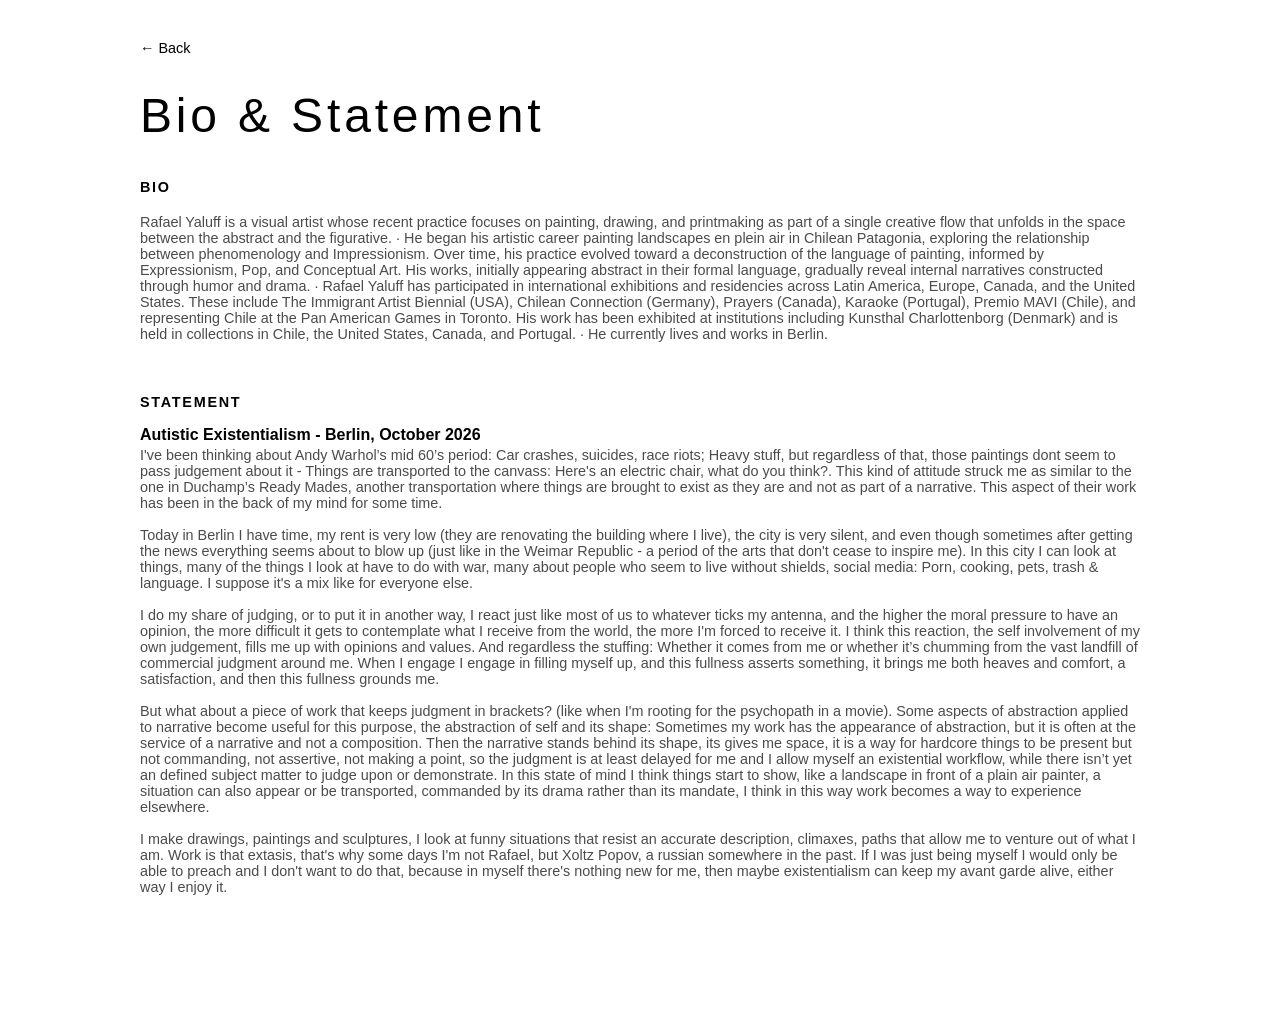
<file: bio-and-statement.html>
<!DOCTYPE html>
<html lang="en">
  <head>
    <meta charset="UTF-8" />
    <meta name="viewport" content="width=device-width, initial-scale=1.0" />
    <title>Bio & Statement | Rafael Yaluff</title>
    <style>
      * {
        margin: 0;
        padding: 0;
        box-sizing: border-box;
        font-family: Arial, sans-serif;
      }

      body {
        background: #ffffff;
        color: #000000;
        padding: 40px 20px 80px;
      }

      .container {
        max-width: 1000px;
        margin: 0 auto;
      }

      .topbar {
        display: flex;
        align-items: center;
        justify-content: space-between;
        margin-bottom: 32px;
      }

      .back-link {
        color: #000000;
        text-decoration: none;
        font-size: 0.9rem;
      }

      h1 {
        font-size: clamp(2rem, 4vw, 3rem);
        font-weight: 400;
        letter-spacing: 0.08em;
        margin-bottom: 12px;
      }

      .birth-date {
        font-size: 1rem;
        line-height: 1.8;
        margin-bottom: 36px;
      }

      .section {
        margin-bottom: 40px;
      }

      .section h2 {
        font-size: 0.9rem;
        font-weight: 700;
        letter-spacing: 0.12em;
        text-transform: uppercase;
        margin-bottom: 16px;
      }

      .section p,
      .section li {
        font-size: 1rem;
        line-height: 1.8;
      }

      .section ul {
        padding-left: 1.25rem;
      }

      .exhibitions {
        display: grid;
        gap: 16px;
      }

      .exhibition {
        padding-bottom: 12px;
      }

      .exhibition strong {
        font-size: 1rem;
      }

      .exhibition span {
        display: block;
        color: #4b4b4b;
        font-size: 0.9rem;
        margin-top: 3px;
        white-space: pre-wrap;
      }

      a {
        color: #000000;
        text-decoration: none;
      }

      a:hover {
        opacity: 0.6;
      }
    </style>
  </head>
  <body>
    <div class="container">
      <div class="topbar">
        <a class="back-link" href="index.html">← Back</a>
      </div>
      <h1>Bio & Statement</h1>
      <p class="birth-date"></p>

      <div class="section">
        <h2>Bio</h2>
        <div class="exhibitions">
          <div class="exhibition">
            <strong></strong>
            <span>Rafael Yaluff is a visual artist whose recent practice focuses on painting, drawing, and printmaking as part of a single creative flow that unfolds in the space between the abstract and the figurative. · He began his artistic career painting landscapes en plein air in Chilean Patagonia, exploring the relationship between phenomenology and Impressionism. Over time, his practice evolved toward a deconstruction of the language of painting, informed by Expressionism, Pop, and Conceptual Art. His works, initially appearing abstract in their formal language, gradually reveal internal narratives constructed through humor and drama. · Rafael Yaluff has participated in international exhibitions and residencies across Latin America, Europe, Canada, and the United States. These include The Immigrant Artist Biennial (USA), Chilean Connection (Germany), Prayers (Canada), Karaoke (Portugal), Premio MAVI (Chile), and representing Chile at the Pan American Games in Toronto. His work has been exhibited at institutions including Kunsthal Charlottenborg (Denmark) and is held in collections in Chile, the United States, Canada, and Portugal. · He currently lives and works in Berlin.</span>
          </div>
        </div>
      </div>

      <div class="section">
        <h2>Statement</h2>
        <div class="exhibitions">
          <div class="exhibition">
            <strong>Autistic Existentialism - Berlin, October 2026</strong>
            <span>I've been thinking about Andy Warhol’s mid 60’s period: Car crashes, suicides, race riots; Heavy stuff, but regardless of that, those paintings dont seem to pass judgement about it - Things are transported to the canvass: Here's an electric chair, what do you think?. This kind of attitude struck me as similar to the one in Duchamp’s Ready Mades, another transportation where things are brought to exist as they are and not as part of a narrative. This aspect of their work has been in the back of my mind for some time.

Today in Berlin I have time, my rent is very low (they are renovating the building where I live), the city is very silent, and even though sometimes after getting the news everything seems about to blow up (just like in the Weimar Republic - a period of the arts that don't cease to inspire me). In this city I can look at things, many of the things I look at have to do with war, many about people who seem to live without shields, social media: Porn, cooking, pets, trash & language. I suppose it's a mix like for everyone else.

I do my share of judging, or to put it in another way, I react just like most of us to whatever ticks my antenna, and the higher the moral pressure to have an opinion, the more difficult it gets to contemplate what I receive from the world, the more I'm forced to receive it. I think this reaction, the self involvement of my own judgement, fills me up with opinions and values. And regardless the stuffing: Whether it comes from me or whether it’s chumming from the vast landfill of commercial judgment around me. When I engage I engage in filling myself up, and this fullness asserts something, it brings me both heaves and comfort, a satisfaction, and then this fullness grounds me.

But what about a piece of work that keeps judgment in brackets? (like when I'm rooting for the psychopath in a movie). Some aspects of abstraction applied to narrative become useful for this purpose, the abstraction of self and its shape: Sometimes my work has the appearance of abstraction, but it is often at the service of a narrative and not a composition. Then the narrative stands behind its shape, its gives me space, it is a way for hardcore things to be present but not commanding, not assertive, not making a point, so the judgment is at least delayed for me and I allow myself an existential workflow, while there isn’t yet an defined subject matter to judge upon or demonstrate. In this state of mind I think things start to show, like a landscape in front of a plain air painter, a situation can also appear or be transported, commanded by its drama rather than its mandate, I think in this way work becomes a way to experience elsewhere.

I make drawings, paintings and sculptures, I look at funny situations that resist an accurate description, climaxes, paths that allow me to venture out of what I am. Work is that extasis, that's why some days I'm not Rafael, but Xoltz Popov, a russian somewhere in the past. If I was just being myself I would only be able to preach and I don't want to do that, because in myself there's nothing new for me, then maybe existentialism can keep my avant garde alive, either way I enjoy it.</span>
          </div>
        </div>
      </div>
    </div>
  </body>
</html>
</file>
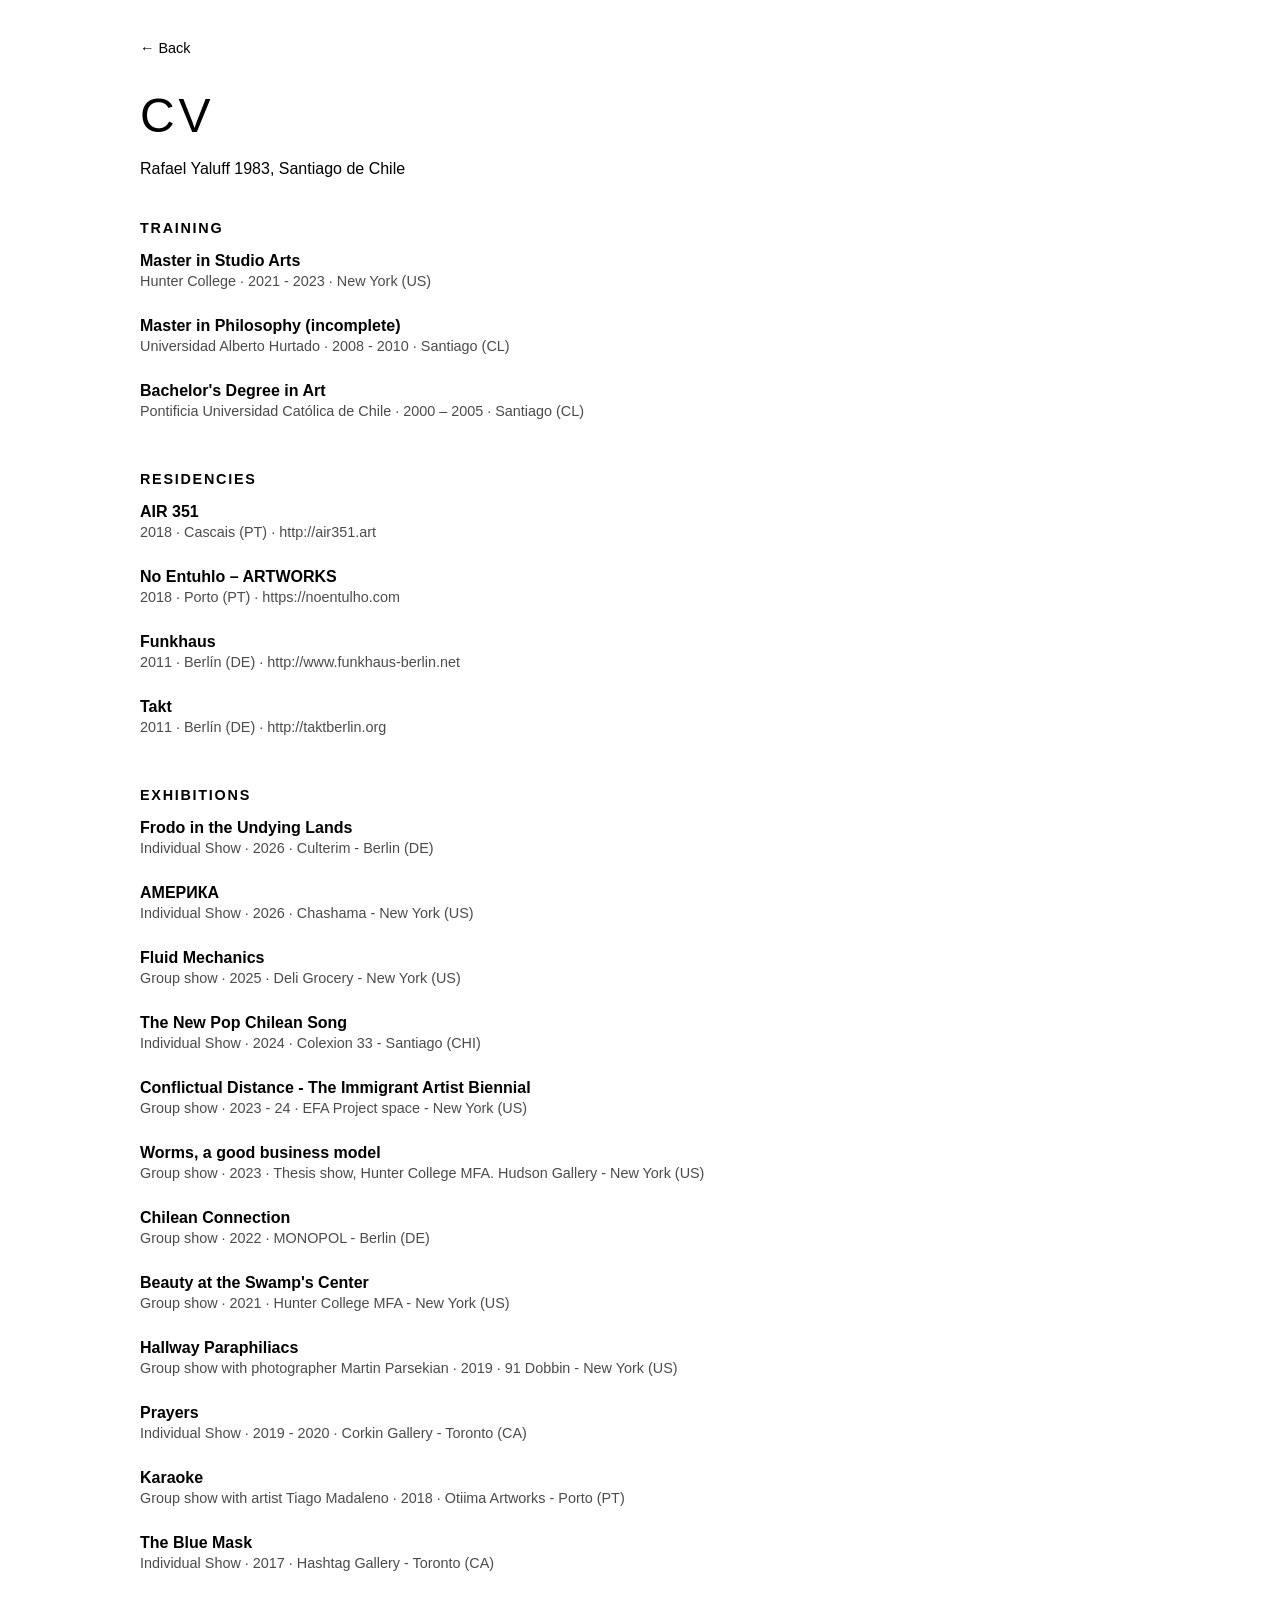
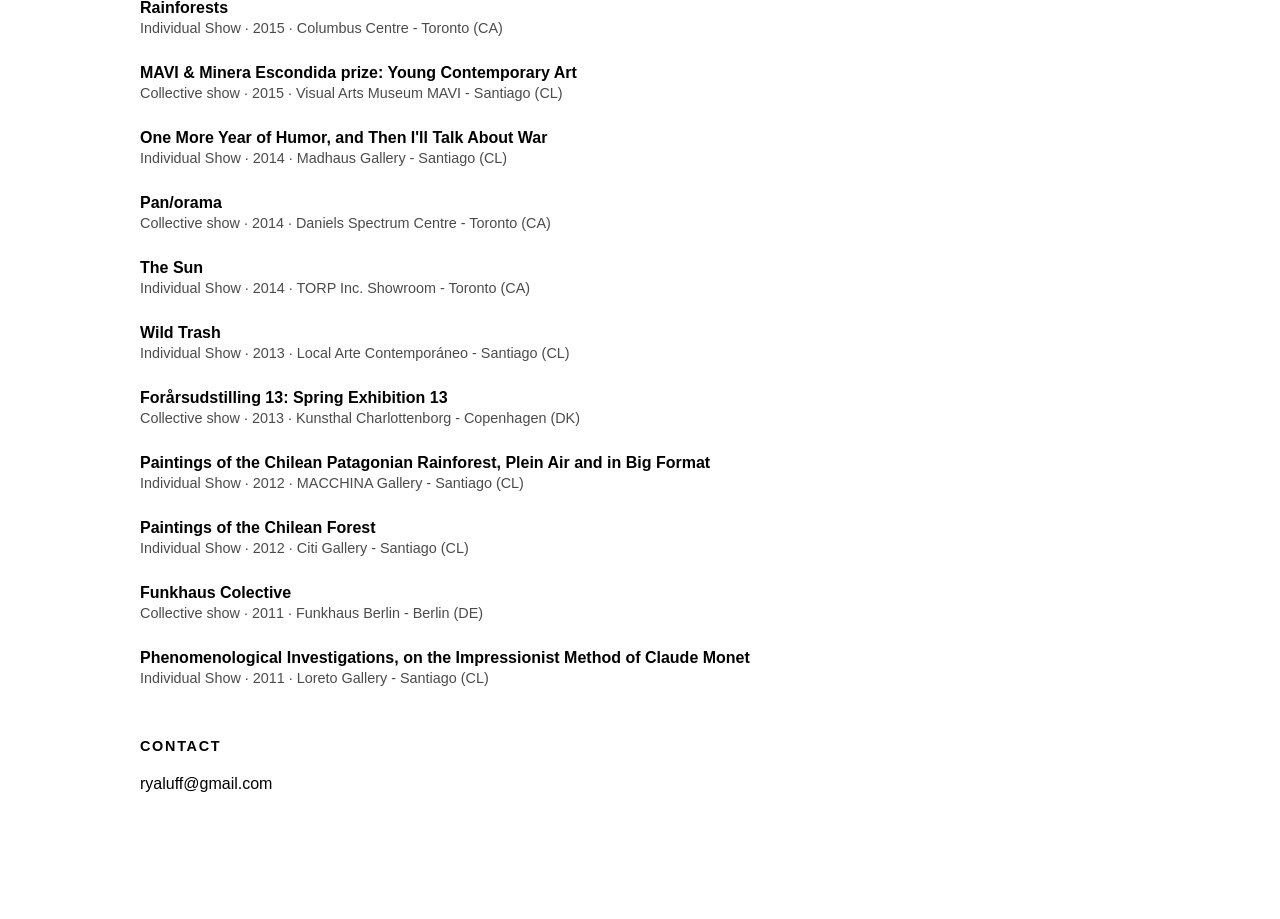
<file: cv.html>
<!DOCTYPE html>
<html lang="en">
  <head>
    <meta charset="UTF-8" />
    <meta name="viewport" content="width=device-width, initial-scale=1.0" />
    <title>CV | Rafael Yaluff</title>
    <style>
      * {
        margin: 0;
        padding: 0;
        box-sizing: border-box;
        font-family: Arial, sans-serif;
      }

      body {
        background: #ffffff;
        color: #000000;
        padding: 40px 20px 80px;
      }

      .container {
        max-width: 1000px;
        margin: 0 auto;
      }

      .topbar {
        display: flex;
        align-items: center;
        justify-content: space-between;
        margin-bottom: 32px;
      }

      .back-link {
        color: #000000;
        text-decoration: none;
        font-size: 0.9rem;
      }

      h1 {
        font-size: clamp(2rem, 4vw, 3rem);
        font-weight: 400;
        letter-spacing: 0.08em;
        margin-bottom: 12px;
      }

      .birth-date {
        font-size: 1rem;
        line-height: 1.8;
        margin-bottom: 36px;
      }

      .section {
        margin-bottom: 40px;
      }

      .section h2 {
        font-size: 0.9rem;
        font-weight: 700;
        letter-spacing: 0.12em;
        text-transform: uppercase;
        margin-bottom: 16px;
      }

      .section p,
      .section li {
        font-size: 1rem;
        line-height: 1.8;
      }

      .section ul {
        padding-left: 1.25rem;
      }

      .exhibitions {
        display: grid;
        gap: 16px;
      }

      .exhibition {
        padding-bottom: 12px;
      }

      .exhibition strong {
        font-size: 1rem;
      }

      .exhibition span {
        display: block;
        color: #4b4b4b;
        font-size: 0.9rem;
        margin-top: 3px;
      }

      a {
        color: #000000;
        text-decoration: none;
      }

      a:hover {
        opacity: 0.6;
      }
    </style>
  </head>
  <body>
    <div class="container">
      <div class="topbar">
        <a class="back-link" href="index.html">← Back</a>
      </div>
      <h1>CV</h1>
      <p class="birth-date">Rafael Yaluff 1983, Santiago de Chile</p>

      <div class="section">
        <h2>Training</h2>
        <div class="exhibitions">
          <div class="exhibition">
            <strong>Master in Studio Arts</strong>
            <span>Hunter College · 2021 - 2023 · New York (US)</span>
          </div>
          <div class="exhibition">
            <strong>Master in Philosophy (incomplete)</strong>
            <span>Universidad Alberto Hurtado · 2008 - 2010 · Santiago (CL)</span>
          </div>
          <div class="exhibition">
            <strong>Bachelor's Degree in Art</strong>
            <span>Pontificia Universidad Católica de Chile · 2000 – 2005 · Santiago (CL)</span>
          </div>
        </div>
      </div>

      <div class="section">
        <h2>Residencies</h2>
        <div class="exhibitions">
          <div class="exhibition">
            <strong>AIR 351</strong>
            <span>2018 · Cascais (PT) · http://air351.art</span>
          </div>
          <div class="exhibition">
            <strong>No Entuhlo – ARTWORKS</strong>
            <span>2018 · Porto (PT) · https://noentulho.com</span>
          </div>
          <div class="exhibition">
            <strong>Funkhaus</strong>
            <span>2011 · Berlín (DE) · http://www.funkhaus-berlin.net</span>
          </div>
          <div class="exhibition">
            <strong>Takt</strong>
            <span>2011 · Berlín (DE) · http://taktberlin.org</span>
          </div>
        </div>
      </div>

      <div class="section">
        <h2>Exhibitions</h2>
        <div class="exhibitions">
          <div class="exhibition">
            <strong>Frodo in the Undying Lands</strong>
            <span>Individual Show · 2026 · Culterim - Berlin (DE)</span>
          </div>
          <div class="exhibition">
            <strong>АМЕРИКА</strong>
            <span>Individual Show · 2026 · Chashama - New York (US)</span>
          </div>
          <div class="exhibition">
            <strong>Fluid Mechanics</strong>
            <span>Group show · 2025 · Deli Grocery - New York (US)</span>
          </div>
          <div class="exhibition">
            <strong>The New Pop Chilean Song</strong>
            <span>Individual Show · 2024 · Colexion 33 - Santiago (CHI)</span>
          </div>
          <div class="exhibition">
            <strong>Conflictual Distance - The Immigrant Artist Biennial</strong>
            <span>Group show · 2023 - 24 · EFA Project space - New York (US)</span>
          </div>
          <div class="exhibition">
            <strong>Worms, a good business model</strong>
            <span>Group show · 2023 · Thesis show, Hunter College MFA. Hudson Gallery - New York (US)</span>
          </div>
          <div class="exhibition">
            <strong>Chilean Connection</strong>
            <span>Group show · 2022 · MONOPOL - Berlin (DE)</span>
          </div>
          <div class="exhibition">
            <strong>Beauty at the Swamp's Center</strong>
            <span>Group show · 2021 · Hunter College MFA - New York (US)</span>
          </div>
          <div class="exhibition">
            <strong>Hallway Paraphiliacs</strong>
            <span>Group show with photographer Martin Parsekian · 2019 · 91 Dobbin - New York (US)</span>
          </div>
          <div class="exhibition">
            <strong>Prayers</strong>
            <span>Individual Show · 2019 - 2020 · Corkin Gallery - Toronto (CA)</span>
          </div>
          <div class="exhibition">
            <strong>Karaoke</strong>
            <span>Group show with artist Tiago Madaleno · 2018 · Otiima Artworks - Porto (PT)</span>
          </div>
          <div class="exhibition">
            <strong>The Blue Mask</strong>
            <span>Individual Show · 2017 · Hashtag Gallery - Toronto (CA)</span>
          </div>
          <div class="exhibition">
            <strong>Rainforests</strong>
            <span>Individual Show · 2015 · Columbus Centre - Toronto (CA)</span>
          </div>
          <div class="exhibition">
            <strong>MAVI & Minera Escondida prize: Young Contemporary Art</strong>
            <span>Collective show · 2015 · Visual Arts Museum MAVI - Santiago (CL)</span>
          </div>
          <div class="exhibition">
            <strong>One More Year of Humor, and Then I'll Talk About War</strong>
            <span>Individual Show · 2014 · Madhaus Gallery - Santiago (CL)</span>
          </div>
          <div class="exhibition">
            <strong>Pan/orama</strong>
            <span>Collective show · 2014 · Daniels Spectrum Centre - Toronto (CA)</span>
          </div>
          <div class="exhibition">
            <strong>The Sun</strong>
            <span>Individual Show · 2014 · TORP Inc. Showroom - Toronto (CA)</span>
          </div>
          <div class="exhibition">
            <strong>Wild Trash</strong>
            <span>Individual Show · 2013 · Local Arte Contemporáneo - Santiago (CL)</span>
          </div>
          <div class="exhibition">
            <strong>Forårsudstilling 13: Spring Exhibition 13</strong>
            <span>Collective show · 2013 · Kunsthal Charlottenborg - Copenhagen (DK)</span>
          </div>
          <div class="exhibition">
            <strong>Paintings of the Chilean Patagonian Rainforest, Plein Air and in Big Format</strong>
            <span>Individual Show · 2012 · MACCHINA Gallery - Santiago (CL)</span>
          </div>
          <div class="exhibition">
            <strong>Paintings of the Chilean Forest</strong>
            <span>Individual Show · 2012 · Citi Gallery - Santiago (CL)</span>
          </div>
          <div class="exhibition">
            <strong>Funkhaus Colective</strong>
            <span>Collective show · 2011 · Funkhaus Berlin - Berlin (DE)</span>
          </div>
          <div class="exhibition">
            <strong>Phenomenological Investigations, on the Impressionist Method of Claude Monet</strong>
            <span>Individual Show · 2011 · Loreto Gallery - Santiago (CL)</span>
          </div>
        </div>
      </div>

      <div class="section">
        <h2>Contact</h2>
        <p><a href="mailto:ryaluff@gmail.com">ryaluff@gmail.com</a></p>
      </div>
    </div>
  </body>
</html>
</file>
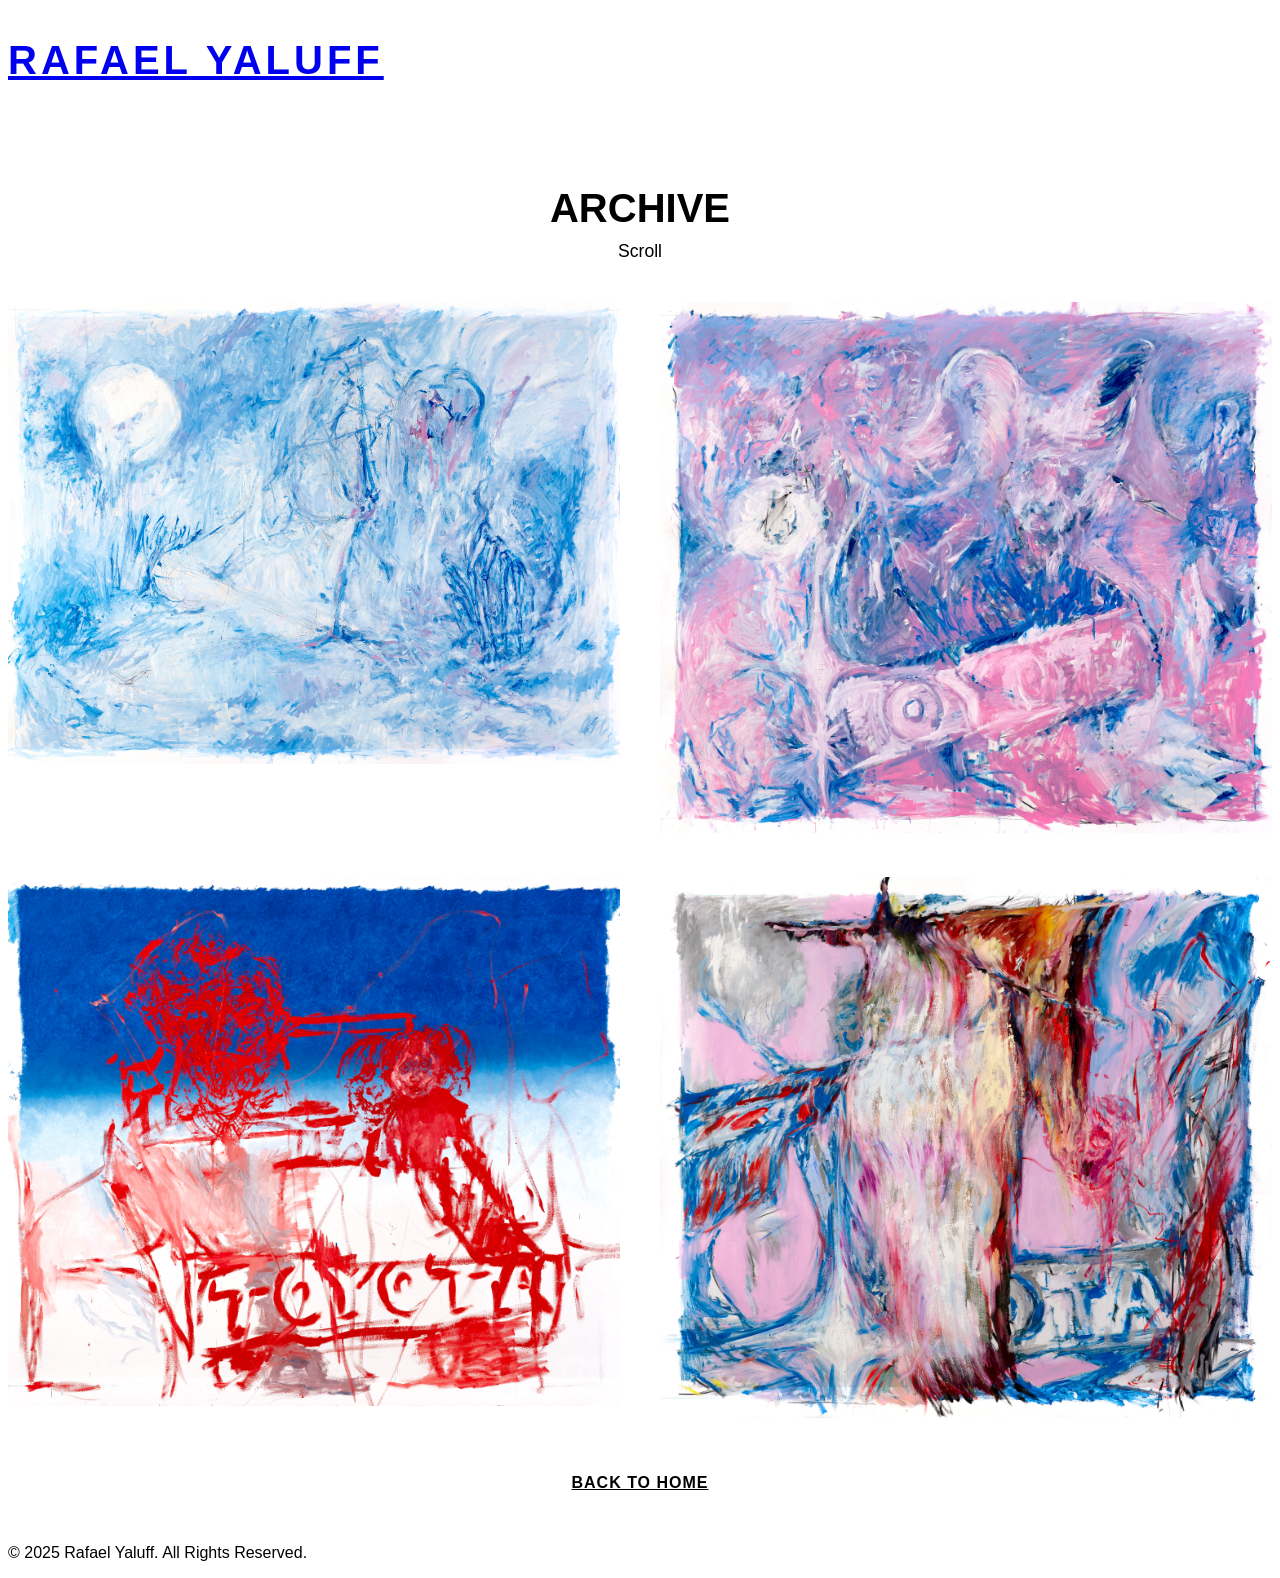
<file: gallery.html>
<!DOCTYPE html>
<html lang="en">
<head>
    <meta charset="UTF-8">
    <meta name="viewport" content="width=device-width, initial-scale=1.0">
    <title>Rafael Yaluff - Gallery</title>
    <link rel="stylesheet" href="styles.css">
    <link rel="shortcut icon" href="images/favicon.jpg" type="image/jpeg">
    <style>
        .gallery-grid {
            display: grid;
            grid-template-columns: repeat(2, 1fr);
            grid-gap: 40px;
            margin-bottom: 40px;
        }
        
        @media screen and (max-width: 992px) {
            .gallery-grid {
                grid-template-columns: repeat(2, 1fr);
            }
        }
        
        @media screen and (max-width: 576px) {
            .gallery-grid {
                grid-template-columns: 1fr;
            }
        }
        
        .gallery-item {
            position: relative;
            overflow: hidden;
            aspect-ratio: auto;
            border: 1px solid var(--light-gray);
            transition: transform 0.3s ease;
        }
        
        .gallery-item:hover {
            transform: translateY(-5px);
            box-shadow: 0 5px 15px rgba(255, 255, 255, 0.1);
        }
        
        .gallery-item img {
            width: 100%;
            height: auto;
            object-fit: cover;
            transition: transform 0.5s ease;
        }
        
        .gallery-item:hover img {
            transform: scale(1.05);
        }
        
        .gallery-overlay {
            position: absolute;
            bottom: 0;
            left: 0;
            width: 100%;
            background-color: rgba(255, 255, 255, 0.7);
            padding: 15px;
            transform: translateY(100%);
            transition: transform 0.3s ease;
        }
        
        .gallery-item:hover .gallery-overlay {
            transform: translateY(0);
        }
        
        .gallery-overlay h3 {
            font-size: 1rem;
            margin-bottom: 5px;
            text-transform: uppercase;
        }
        
        .gallery-overlay p {
            font-size: 0.8rem;
            margin-bottom: 0;
            color: var(--accent);
        }
        
        .gallery-heading {
            margin-bottom: 40px;
            text-align: center;
        }
        
        .gallery-heading h2 {
            font-size: 2.5rem;
            position: relative;
            display: inline-block;
            margin-bottom: 10px;
        }
        
        .gallery-heading h2::after {
            content: "";
            position: absolute;
            width: 100%;
            height: 2px;
            background-color: var(--accent);
            bottom: -5px;
            left: 0;
        }
        
        .gallery-heading p {
            font-size: 1.1rem;
            max-width: 600px;
            margin: 0 auto;
        }
        
        .back-home {
            text-align: center;
            margin: 40px 0;
        }
        
        .btn {
            display: inline-block;
            padding: 12px 30px;
            background-color: var(--accent);
            color: var(--black);
            font-weight: 700;
            text-transform: uppercase;
            letter-spacing: 1px;
            border: none;
            cursor: pointer;
            transition: all 0.3s ease;
        }
        
        .btn:hover {
            background-color: var(--white);
            transform: translateY(-3px);
            box-shadow: 0 5px 15px rgba(255, 255, 255, 0.2);
        }
        
        nav ul {
            display: flex;
            list-style: none;
        }
        
        nav ul li {
            margin-left: 30px;
        }
        
        nav ul li a {
            font-size: 1rem;
            font-weight: 700;
            letter-spacing: 1px;
            position: relative;
        }
        
        nav ul li a::after {
            content: "";
            position: absolute;
            width: 0;
            height: 2px;
            background-color: var(--accent);
            bottom: -5px;
            left: 0;
            transition: width 0.3s ease;
        }
        
        nav ul li a:hover::after,
        nav ul li a.active::after {
            width: 100%;
        }
        
        header {
            padding: 30px 0;
            display: flex;
            justify-content: space-between;
            align-items: center;
            border-bottom: 1px solid var(--light-gray);
            margin-bottom: 40px;
            position: relative;
        }
        
        header h1 {
            font-size: 2.5rem;
            letter-spacing: 4px;
            position: relative;
        }
        
        header h1::after {
            content: "";
            position: absolute;
            width: 50px;
            height: 3px;
            background-color: var(--accent);
            bottom: -5px;
            left: 0;
        }
        
        @media screen and (max-width: 768px) {
            .gallery-grid {
                grid-template-columns: repeat(2, 1fr);
            }
            
            header {
                flex-direction: column;
                text-align: center;
            }
            
            header h1 {
                margin-bottom: 20px;
            }
            
            header h1::after {
                left: 50%;
                transform: translateX(-50%);
            }
            
            nav ul {
                margin-top: 15px;
            }
            
            nav ul li {
                margin: 0 15px;
            }
        }
    </style>
</head>
<body>
    <div class="wrapper">
        <header>
            <h1><a href="index.html">RAFAEL YALUFF</a></h1>
        </header>
        
        <main>
            <div class="gallery-heading">
                <h2>ARCHIVE</h2>
                <p>Scroll</p>
            </div>
            
            <div class="gallery-grid" id="painting-grid">
                <!-- Gallery items will be loaded dynamically -->
            </div>
            
            <div class="back-home">
                <a href="index.html" class="btn">Back to Home</a>
            </div>
        </main>
        
        <footer>
            <p>© 2025 Rafael Yaluff. All Rights Reserved.</p>
        </footer>
    </div>

    <!-- Gallery scripts -->
    <script>
    document.addEventListener('DOMContentLoaded', function() {
        // Load paintings from JSON file
        function loadGallery() {
            fetch('paintings.json')
                .then(response => {
                    if (!response.ok) {
                        throw new Error('Network response was not ok');
                    }
                    return response.json();
                })
                .then(paintingsData => {
                    const galleryGrid = document.getElementById('painting-grid');
                    
                    paintingsData.paintings.forEach(function(painting) {
                        // Create gallery item
                        const galleryItem = document.createElement('div');
                        galleryItem.className = 'gallery-item';
                        
                        // Create image element
                        const img = document.createElement('img');
                        img.src = painting.image;
                        img.alt = painting.title;
                        
                        // Create overlay
                        const overlay = document.createElement('div');
                        overlay.className = 'gallery-overlay';
                        
                        // Create title element
                        const titleEl = document.createElement('h3');
                        titleEl.textContent = painting.title;
                        
                        // Create year element
                        const yearEl = document.createElement('p');
                        yearEl.textContent = painting.year;
                        
                        // Add elements to overlay
                        overlay.appendChild(titleEl);
                        overlay.appendChild(yearEl);
                        
                        // Add elements to gallery item
                        galleryItem.appendChild(img);
                        galleryItem.appendChild(overlay);
                        
                        // Add link to painting page
                        const link = document.createElement('a');
                        link.href = 'painting.html?id=' + painting.id;
                        link.appendChild(galleryItem);
                        
                        // Add gallery item to grid
                        galleryGrid.appendChild(link);
                    });
                })
                .catch(error => {
                    console.error('Error loading gallery data:', error);
                    document.getElementById('painting-grid').innerHTML = '<p>Error loading gallery. Please try again later.</p>';
                });
        }
        
        // Call the function to load the gallery
        loadGallery();
    });
    
    // About Modal Functions
    function openAboutModal() {
        fetch('about.html')
            .then(response => response.text())
            .then(html => {
                const parser = new DOMParser();
                const doc = parser.parseFromString(html, 'text/html');
                const aboutContent = doc.querySelector('.about-content');
                document.querySelector('.about-modal-body').innerHTML = aboutContent.outerHTML;
                document.getElementById('aboutModal').classList.add('active');
                document.body.style.overflow = 'hidden';
            })
            .catch(error => console.error('Error loading about content:', error));
    }

    function closeAboutModal() {
        document.getElementById('aboutModal').classList.remove('active');
        document.body.style.overflow = '';
    }

    // Set up event listeners
    document.addEventListener('DOMContentLoaded', function() {
        document.getElementById('aboutTab').addEventListener('click', openAboutModal);
    });
    </script>
</body>
</html>
</file>
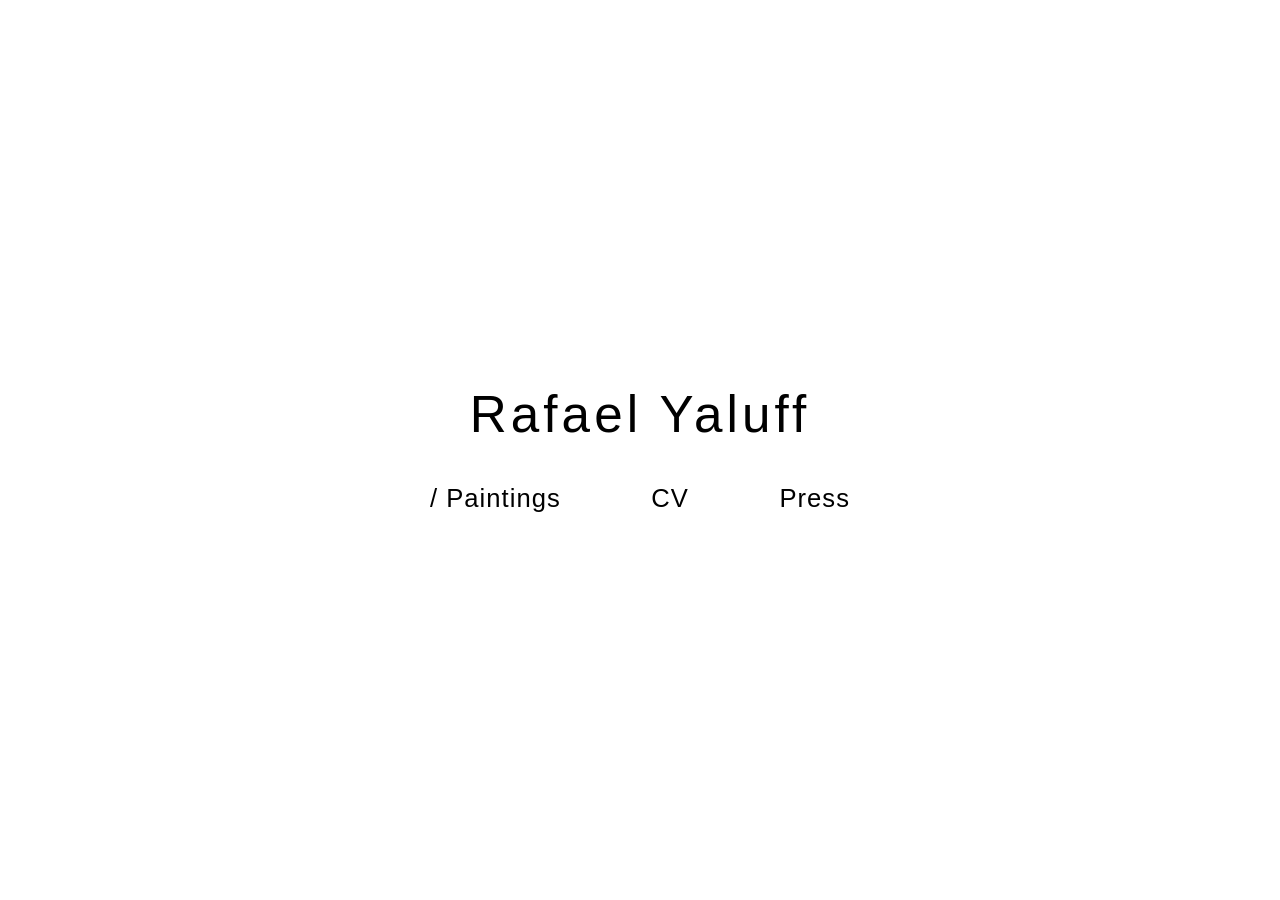
<file: landing.html>
<!DOCTYPE html>
<html lang="en">
  <head>
    <meta charset="UTF-8" />
    <meta name="viewport" content="width=device-width, initial-scale=1.0" />
    <title>Rafael Yaluff</title>
    <style>
      * {
        margin: 0;
        padding: 0;
        box-sizing: border-box;
        font-family: Arial, sans-serif;
      }

      html, body {
        height: 100%;
        background: #ffffff;
        color: #000000;
      }

      body {
        display: flex;
        align-items: center;
        justify-content: center;
      }

      .site {
        width: min(90vw, 900px);
      }

      h1 {
        text-align: center;
        font-size: clamp(2rem, 4vw, 4rem);
        font-weight: 400;
        letter-spacing: 0.08em;
        margin: 0 0 2.5rem 0;
        line-height: 1.1;
      }

      .nav {
        display: flex;
        align-items: center;
        justify-content: space-between;
        width: min(100%, 420px);
        margin: 0 auto;
      }

      .nav a {
        color: #000000;
        text-decoration: none;
        font-size: clamp(1rem, 2vw, 1.8rem);
        letter-spacing: 0.04em;
        transition: opacity 0.2s ease;
      }

      .nav a:hover {
        opacity: 0.6;
      }

      @media (max-width: 640px) {
        .nav {
          width: 100%;
          gap: 1rem;
        }
      }
    </style>
  </head>
  <body>
    <div class="site">
      <h1>Rafael Yaluff</h1>
      <div class="nav" aria-label="Main navigation">
        <a href="paintings.html">/ Paintings</a>
        <a href="cv.html">CV</a>
        <a href="press.html">Press</a>
      </div>
    </div>
  </body>
</html>
</file>
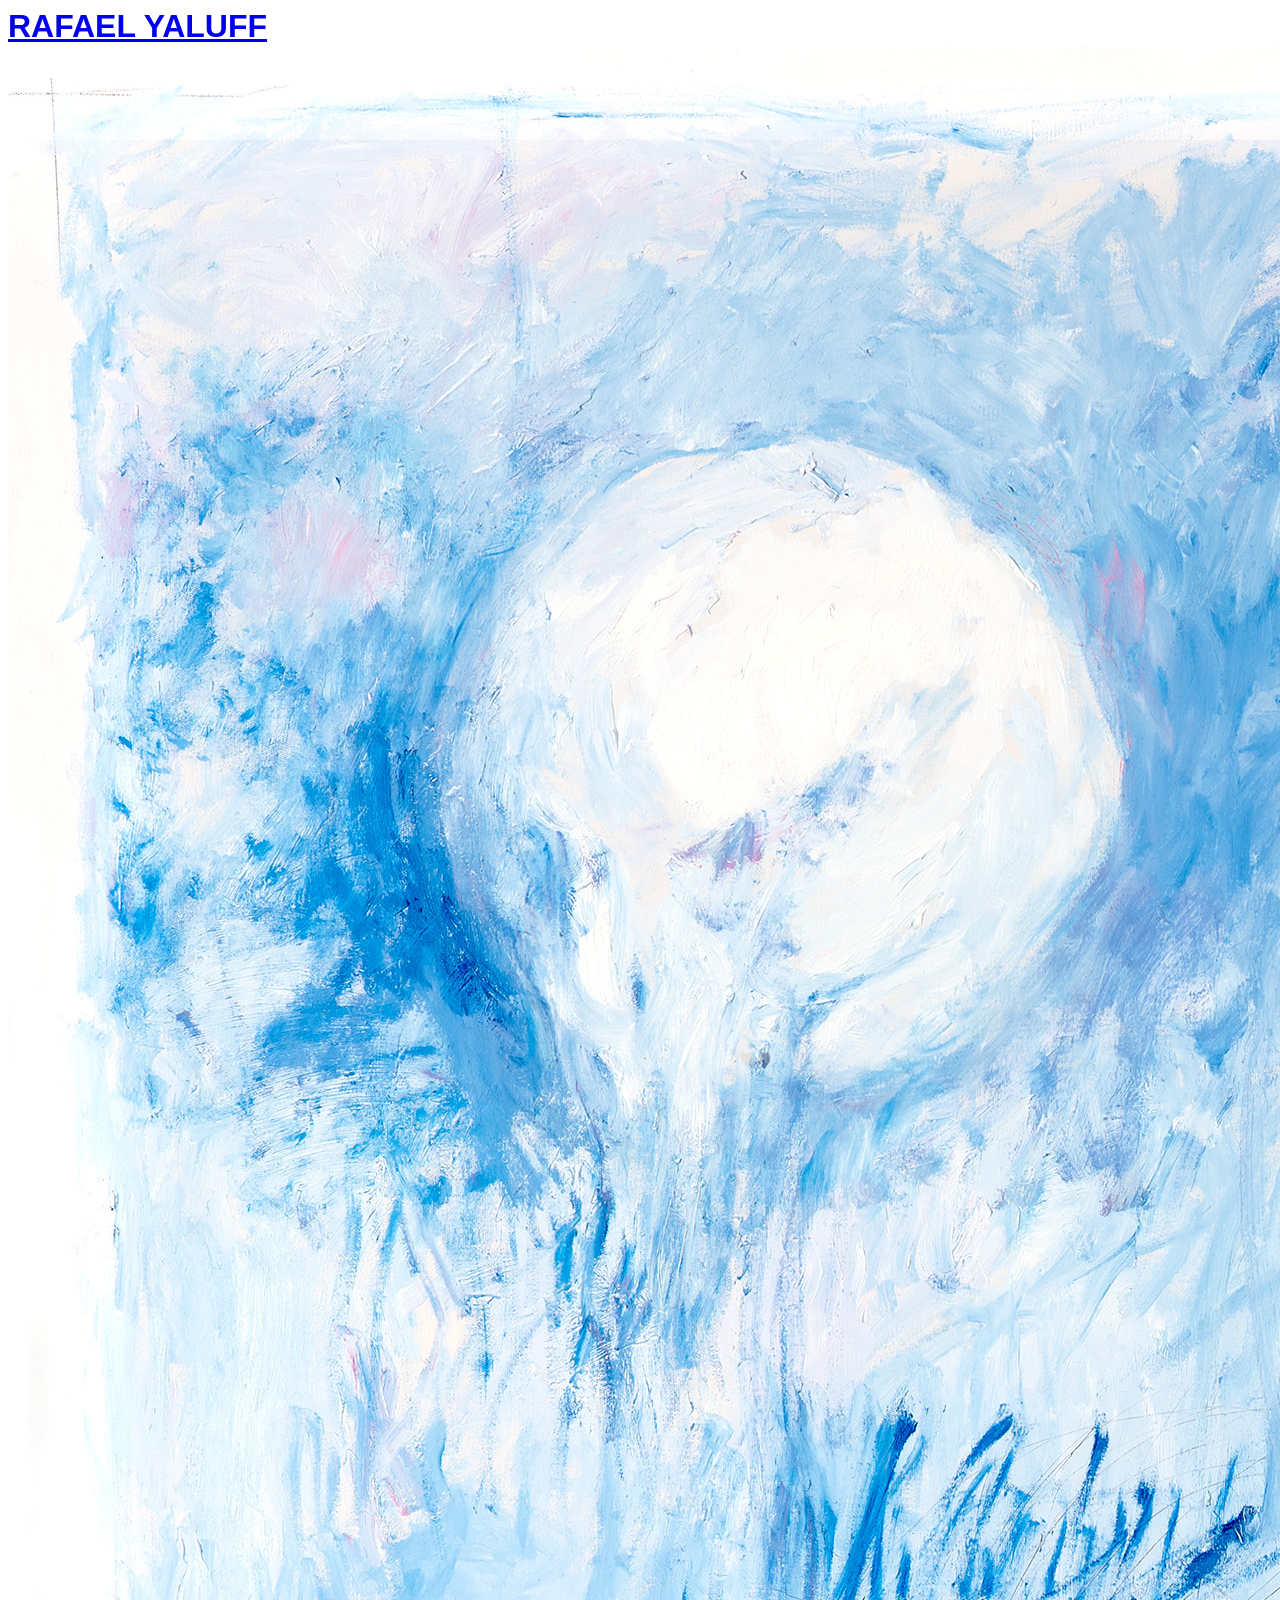
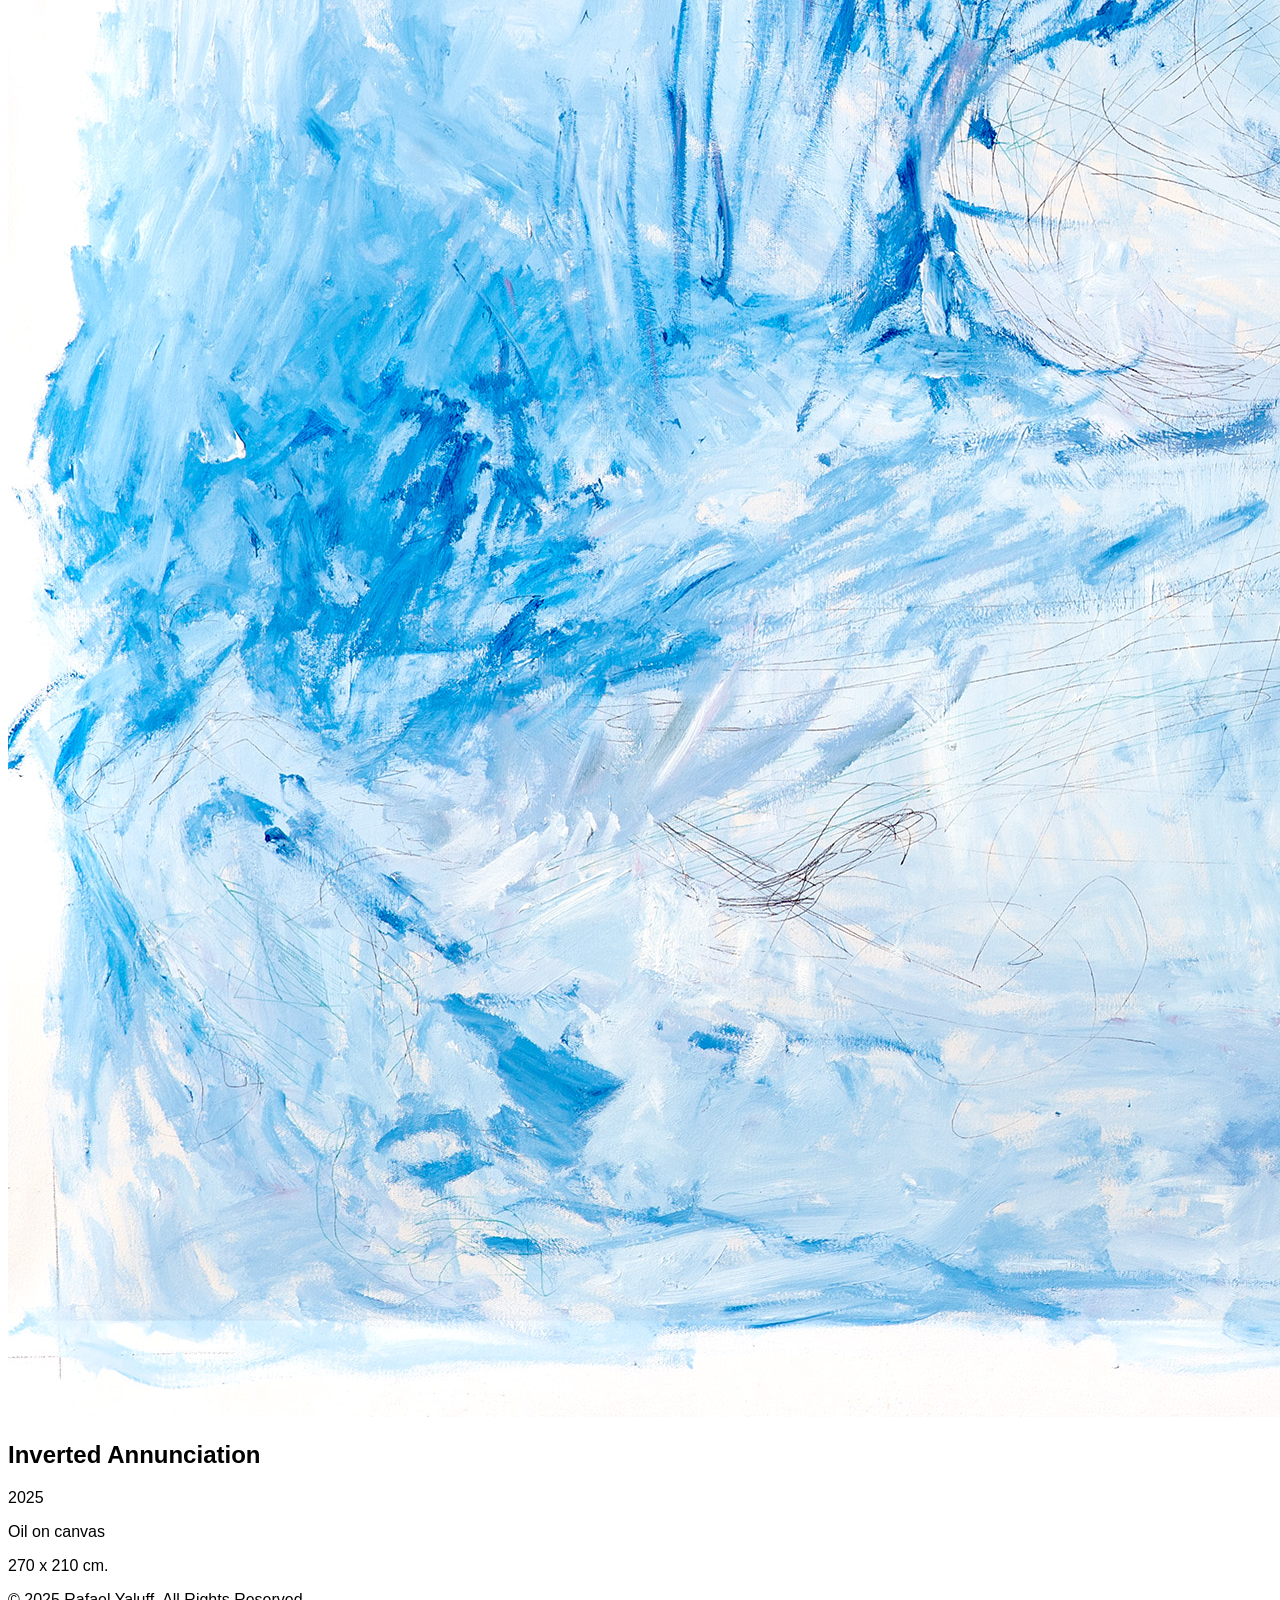
<file: painting.html>
<!DOCTYPE html>
<html lang="en">
<head>
    <meta charset="UTF-8">
    <meta name="viewport" content="width=device-width, initial-scale=1.0">
    <title id="painting-title">Painting | Rafael Yaluff</title>
    <link rel="stylesheet" href="styles.css">
    <style>
        /* make fullscreen view always cover viewport */
        .fullscreen-view {
            position: fixed;
            top: 0;
            left: 0;
            width: 100vw;
            height: 100vh;
            background: rgba(0, 0, 0, 0.9);
            z-index: 1000;
            display: none;
            justify-content: center;
            align-items: center;
            overflow: hidden;
        }
        .fullscreen-view.active {
            display: flex !important;
        }

        /* center the image inside it */
        .fullscreen-view .image-container {
            width: 100%;
            height: 100%;
            display: flex;
            justify-content: center;
            align-items: center;
        }
        .fullscreen-view img {
            max-width: 90%;
            max-height: 90%;
            object-fit: contain;
        }

        /* exit button */
        .exit-fullscreen {
            position: absolute;
            top: 20px;
            right: 20px;
            background: rgba(255, 255, 255, 0.3);
            border: 2px solid red;
            color: red;
            font-size: 48px;
            cursor: pointer;
            width: 60px;
            height: 60px;
            border-radius: 50%;
            display: flex;
            justify-content: center;
            align-items: center;
            z-index: 1001;
        }
    </style>
</head>
<body>
    <div class="wrapper">
        <header><h1><a href="index.html">RAFAEL YALUFF</a></h1></header>
        
        <main class="painting-detail">
            <div class="painting-container">
                <div class="painting-image">
                    <!-- clicking the image opens the fullscreen overlay -->
                    <img id="painting-img" src="" alt="" onclick="openFullscreenOverlay()">
                </div>
                <div class="painting-info">
                    <h2 id="painting-title-heading"></h2>
                    <p id="painting-year"></p>
                    <p id="painting-medium"></p>
                    <p id="painting-dimensions"></p>
                    <div id="painting-description"></div>
                </div>
            </div>
        </main>
        
        <footer>
            <p>© 2025 Rafael Yaluff. All Rights Reserved.</p>
        </footer>
    </div>

    <!-- fullscreen CSS overlay -->
    <div class="fullscreen-view" id="fullscreen-view">
        <button class="exit-fullscreen" onclick="closeFullscreenOverlay()">×</button>
        <div class="image-container" id="zoomable-container">
            <img id="fullscreen-img" src="" alt="">
        </div>
    </div>

    <script>
    let allPaintings = [];
    let currentPaintingIndex = 0;

    function getPaintingId() {
        const urlParams = new URLSearchParams(window.location.search);
        return urlParams.get('id');
    }

    function loadPaintingData() {
        const paintingId = getPaintingId();
        fetch('paintings.json')
            .then(response => response.json())
            .then(data => {
                allPaintings = data.paintings;
                currentPaintingIndex = allPaintings.findIndex(p => p.id === paintingId);
                if (currentPaintingIndex === -1) currentPaintingIndex = 0;
                displayCurrentPainting();
            });
    }

    function displayCurrentPainting() {
        const painting = allPaintings[currentPaintingIndex];
        document.title = `${painting.title} | Rafael Yaluff`;
        document.getElementById('painting-title-heading').textContent = painting.title;
        document.getElementById('painting-year').textContent = painting.year;
        document.getElementById('painting-medium').textContent = painting.medium;
        document.getElementById('painting-dimensions').textContent = painting.dimensions;
        document.getElementById('painting-description').textContent = painting.description;
        document.getElementById('painting-img').src = painting.image;
        document.getElementById('painting-img').alt = painting.title;
        document.getElementById('fullscreen-img').src = painting.image;
        document.getElementById('fullscreen-img').alt = painting.title;
    }

    function openFullscreenOverlay() {
        document.getElementById('fullscreen-view').classList.add('active');
    }

    function closeFullscreenOverlay() {
        document.getElementById('fullscreen-view').classList.remove('active');
    }

    window.addEventListener('DOMContentLoaded', loadPaintingData);
    </script>
</body>
</html>
</file>
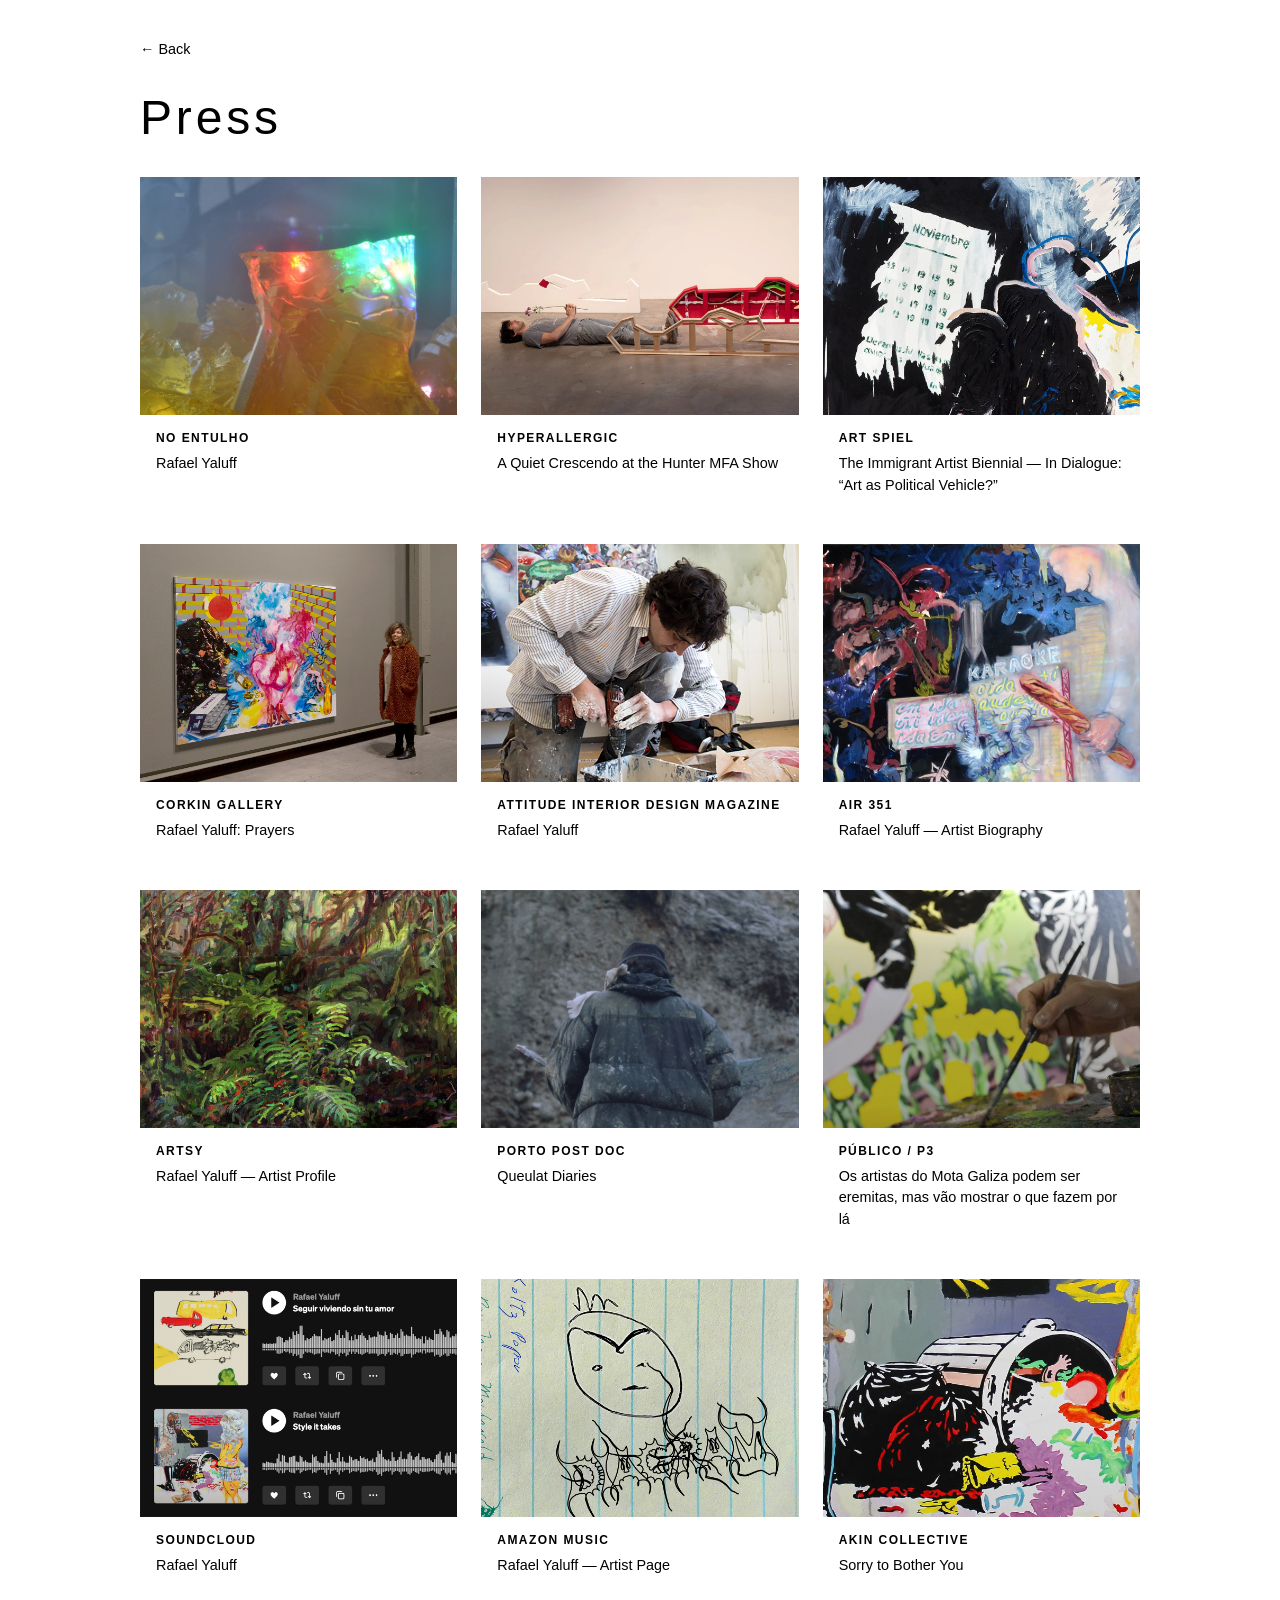
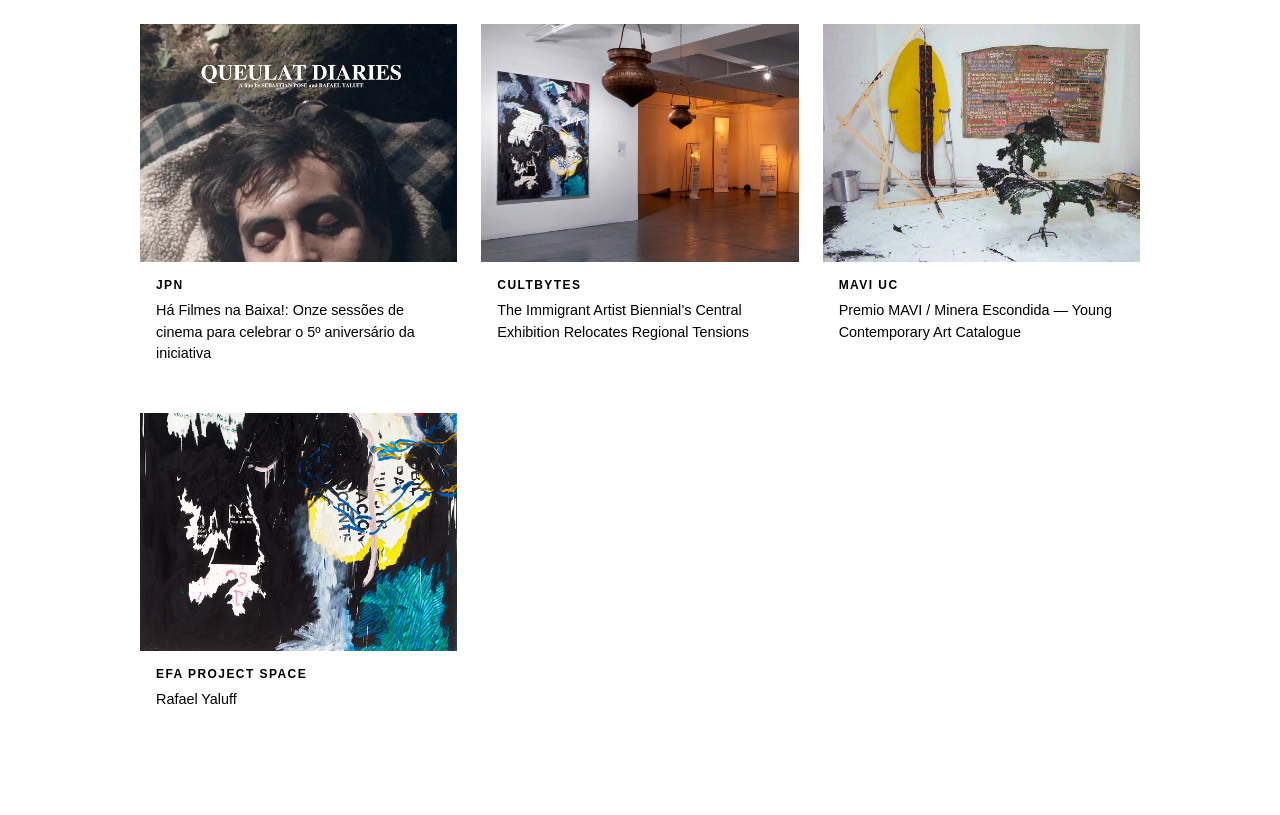
<file: press.html>
<!DOCTYPE html>
<html lang="en">
  <head>
    <meta charset="UTF-8" />
    <meta name="viewport" content="width=device-width, initial-scale=1.0" />
    <title>Press | Rafael Yaluff</title>
    <meta
      name="description"
      content="Press about artist Rafael Yaluff: articles, exhibition pages, artist profiles and catalogues from Hyperallergic, Corkin Gallery, Artsy, Público and more."
    />
    <style>
      * {
        margin: 0;
        padding: 0;
        box-sizing: border-box;
        font-family: Arial, sans-serif;
      }

      body {
        background: #ffffff;
        color: #000000;
        padding: 40px 20px 80px;
      }

      .container {
        max-width: 1000px;
        margin: 0 auto;
      }

      .topbar {
        margin-bottom: 32px;
      }

      .back-link {
        color: #000000;
        text-decoration: none;
        font-size: 0.9rem;
      }

      h1 {
        font-size: clamp(2rem, 4vw, 3rem);
        font-weight: 400;
        letter-spacing: 0.08em;
        margin-bottom: 32px;
      }

      .grid {
        display: grid;
        grid-template-columns: repeat(auto-fill, minmax(260px, 1fr));
        gap: 24px;
      }

      .card {
        display: block;
        color: #000000;
        text-decoration: none;
        transition: opacity 0.2s ease;
      }

      .card:hover {
        opacity: 0.6;
      }

      .thumb {
        aspect-ratio: 4 / 3;
        background: #f2f2f2;
        overflow: hidden;
      }

      .thumb img {
        display: block;
        width: 100%;
        height: 100%;
        object-fit: cover;
      }

      .card-body {
        padding: 16px;
      }

      .source {
        font-size: 0.75rem;
        font-weight: 700;
        letter-spacing: 0.12em;
        text-transform: uppercase;
        margin-bottom: 8px;
      }

 .title {
  font-size: 0.9rem;
  font-weight: 400;
  line-height: 1.5;
  letter-spacing: 0;
  text-transform: none;
  margin-bottom: 8px;
}
    </style>
  </head>
  <body>
    <div class="container">
      <div class="topbar">
        <a class="back-link" href="index.html">← Back</a>
      </div>
      <h1>Press</h1>
      <div class="grid">
        <a class="card" href="https://noentulho.com/en/artists/rafael-yaluff" target="_blank" rel="noopener noreferrer">
          <div class="thumb" aria-hidden="true"><img src="images/press/noentuhlo.webp" alt="" loading="lazy" /></div>
          <div class="card-body">
            <div class="source">No Entulho</div>
            <div class="title">Rafael Yaluff</div>
          </div>
        </a>
        <a class="card" href="https://hyperallergic.com/a-quiet-crescendo-at-the-hunter-mfa-show/" target="_blank" rel="noopener noreferrer">
          <div class="thumb" aria-hidden="true"><img src="images/press/hyperallergic.webp" alt="" loading="lazy" /></div>
          <div class="card-body">
            <div class="source">Hyperallergic</div>
            <div class="title">A Quiet Crescendo at the Hunter MFA Show</div>
          </div>
        </a>
        <a class="card" href="https://artspiel.org/the-immigrant-artist-biennial-in-dialogues-2/" target="_blank" rel="noopener noreferrer">
          <div class="thumb" aria-hidden="true"><img src="images/press/artspiel-theimmigratartistbiennial.webp" alt="" loading="lazy" /></div>
          <div class="card-body">
            <div class="source">Art Spiel</div>
            <div class="title">The Immigrant Artist Biennial — In Dialogue: “Art as Political Vehicle?”</div>
          </div>
        </a>
        <a class="card" href="https://www.corkingallery.com/exhibitions/9-rafael-yaluff-prayers/" target="_blank" rel="noopener noreferrer">
          <div class="thumb" aria-hidden="true"><img src="images/press/corkingallery.webp" alt="" loading="lazy" /></div>
          <div class="card-body">
            <div class="source">Corkin Gallery</div>
            <div class="title">Rafael Yaluff: Prayers</div>
          </div>
        </a>
        <a class="card" href="https://www.attitude-mag.com/pt/blog/portugal/2018-05-14-no-entulho-by-otiima-artworks/" target="_blank" rel="noopener noreferrer">
          <div class="thumb" aria-hidden="true"><img src="images/press/attitude.webp" alt="" loading="lazy" /></div>
          <div class="card-body">
            <div class="source">Attitude Interior Design Magazine</div>
            <div class="title">Rafael Yaluff</div>
          </div>
        </a>
        <a class="card" href="https://air351.art/residencies/rafael-yaluff/" target="_blank" rel="noopener noreferrer">
          <div class="thumb" aria-hidden="true"><img src="images/press/air351.webp" alt="" loading="lazy" /></div>
          <div class="card-body">
            <div class="source">AiR 351</div>
            <div class="title">Rafael Yaluff — Artist Biography</div>
          </div>
        </a>
        <a class="card" href="https://www.artsy.net/artist/rafael-yaluff" target="_blank" rel="noopener noreferrer">
          <div class="thumb" aria-hidden="true"><img src="images/press/artsy.webp" alt="" loading="lazy" /></div>
          <div class="card-body">
            <div class="source">Artsy</div>
            <div class="title">Rafael Yaluff — Artist Profile</div>
          </div>
        </a>
        <a class="card" href="https://www.portopostdoc.com/home/noticias/view?id=270" target="_blank" rel="noopener noreferrer">
          <div class="thumb" aria-hidden="true"><img src="images/press/portopostdoc.webp" alt="" loading="lazy" /></div>
          <div class="card-body">
            <div class="source">Porto Post Doc</div>
            <div class="title">Queulat Diaries</div>
          </div>
        </a>
        <a class="card" href="https://www.publico.pt/2019/06/29/p3/noticia/os-artistas-do-mota-galiza-podem-ser-eremitas-mas-vao-mostrar-o-que-fazem-por-la-1878054" target="_blank" rel="noopener noreferrer">
          <div class="thumb" aria-hidden="true"><img src="images/press/publico.webp" alt="" loading="lazy" /></div>
          <div class="card-body">
            <div class="source">Público / P3</div>
            <div class="title">Os artistas do Mota Galiza podem ser eremitas, mas vão mostrar o que fazem por lá</div>
          </div>
        </a>
        <a class="card" href="https://soundcloud.com/rafael-yaluff-portilla" target="_blank" rel="noopener noreferrer">
          <div class="thumb" aria-hidden="true"><img src="images/press/soundcloud.webp" alt="" loading="lazy" /></div>
          <div class="card-body">
            <div class="source">SoundCloud</div>
            <div class="title">Rafael Yaluff</div>
          </div>
        </a>
        <a class="card" href="https://music.amazon.co.uk/artists/B08DCDKBDX/rafael-yaluff" target="_blank" rel="noopener noreferrer">
          <div class="thumb" aria-hidden="true"><img src="images/press/amazonmusic.webp" alt="" loading="lazy" /></div>
          <div class="card-body">
            <div class="source">Amazon Music</div>
            <div class="title">Rafael Yaluff — Artist Page</div>
          </div>
        </a>
        <a class="card" href="https://www.akincollective.com/blog/sorry-to-bother-you-corkin-gallery-2019" target="_blank" rel="noopener noreferrer">
          <div class="thumb" aria-hidden="true"><img src="images/press/akincollective.webp" alt="" loading="lazy" /></div>
          <div class="card-body">
            <div class="source">Akin Collective</div>
            <div class="title">Sorry to Bother You</div>
          </div>
        </a>
        <a class="card" href="https://www.jpn.up.pt/?p=338066" target="_blank" rel="noopener noreferrer">
          <div class="thumb" aria-hidden="true"><img src="images/press/jpn.webp" alt="" loading="lazy" /></div>
          <div class="card-body">
            <div class="source">JPN</div>
            <div class="title">Há Filmes na Baixa!: Onze sessões de cinema para celebrar o 5º aniversário da iniciativa</div>
          </div>
        </a>
        <a class="card" href="https://cultbytes.com/the-immigrant-artist-biennial-conflictual-distance/" target="_blank" rel="noopener noreferrer">
          <div class="thumb" aria-hidden="true"><img src="images/press/cultbytes.webp" alt="" loading="lazy" /></div>
          <div class="card-body">
            <div class="source">Cultbytes</div>
            <div class="title">The Immigrant Artist Biennial’s Central Exhibition Relocates Regional Tensions</div>
          </div>
        </a>
        <a class="card" href="https://mavi.uc.cl/wp-content/uploads/2023/01/Catalogo_Premio_09.pdf" target="_blank" rel="noopener noreferrer">
          <div class="thumb" aria-hidden="true"><img src="images/press/maviuc.webp" alt="" loading="lazy" /></div>
          <div class="card-body">
            <div class="source">MAVI UC</div>
            <div class="title">Premio MAVI / Minera Escondida — Young Contemporary Art Catalogue</div>
          </div>
        </a>
        <a class="card" href="https://www.projectspace-efanyc.org/rafael-yaluff" target="_blank" rel="noopener noreferrer">
          <div class="thumb" aria-hidden="true"><img src="images/press/artspiel-artaspoliticalvehicle.webp" alt="" loading="lazy" /></div>
          <div class="card-body">
            <div class="source">EFA Project Space</div>
            <div class="title">Rafael Yaluff</div>
          </div>
        </a>
      </div>
    </div>
  </body>
</html>
</file>
<file: styles.css>
/* Minimal override for the stripped-down gallery layout */

* {
  font-family: Arial, sans-serif;
}

body {
  font-family: Arial, sans-serif;
}

header.site-header,
header {
  border-bottom: none;
  margin-bottom: 0;
  padding-bottom: 0;
}

header.site-header h1,
header h1 {
  margin: 0;
  border-bottom: none;
  font-family: Arial, sans-serif;
}

.site-header {
  padding-top: 20px;
}

.gallery {
  margin-top: 0;
}

.gallery img {
  display: block;
  width: 100%;
  margin: 0;
}
</file>
